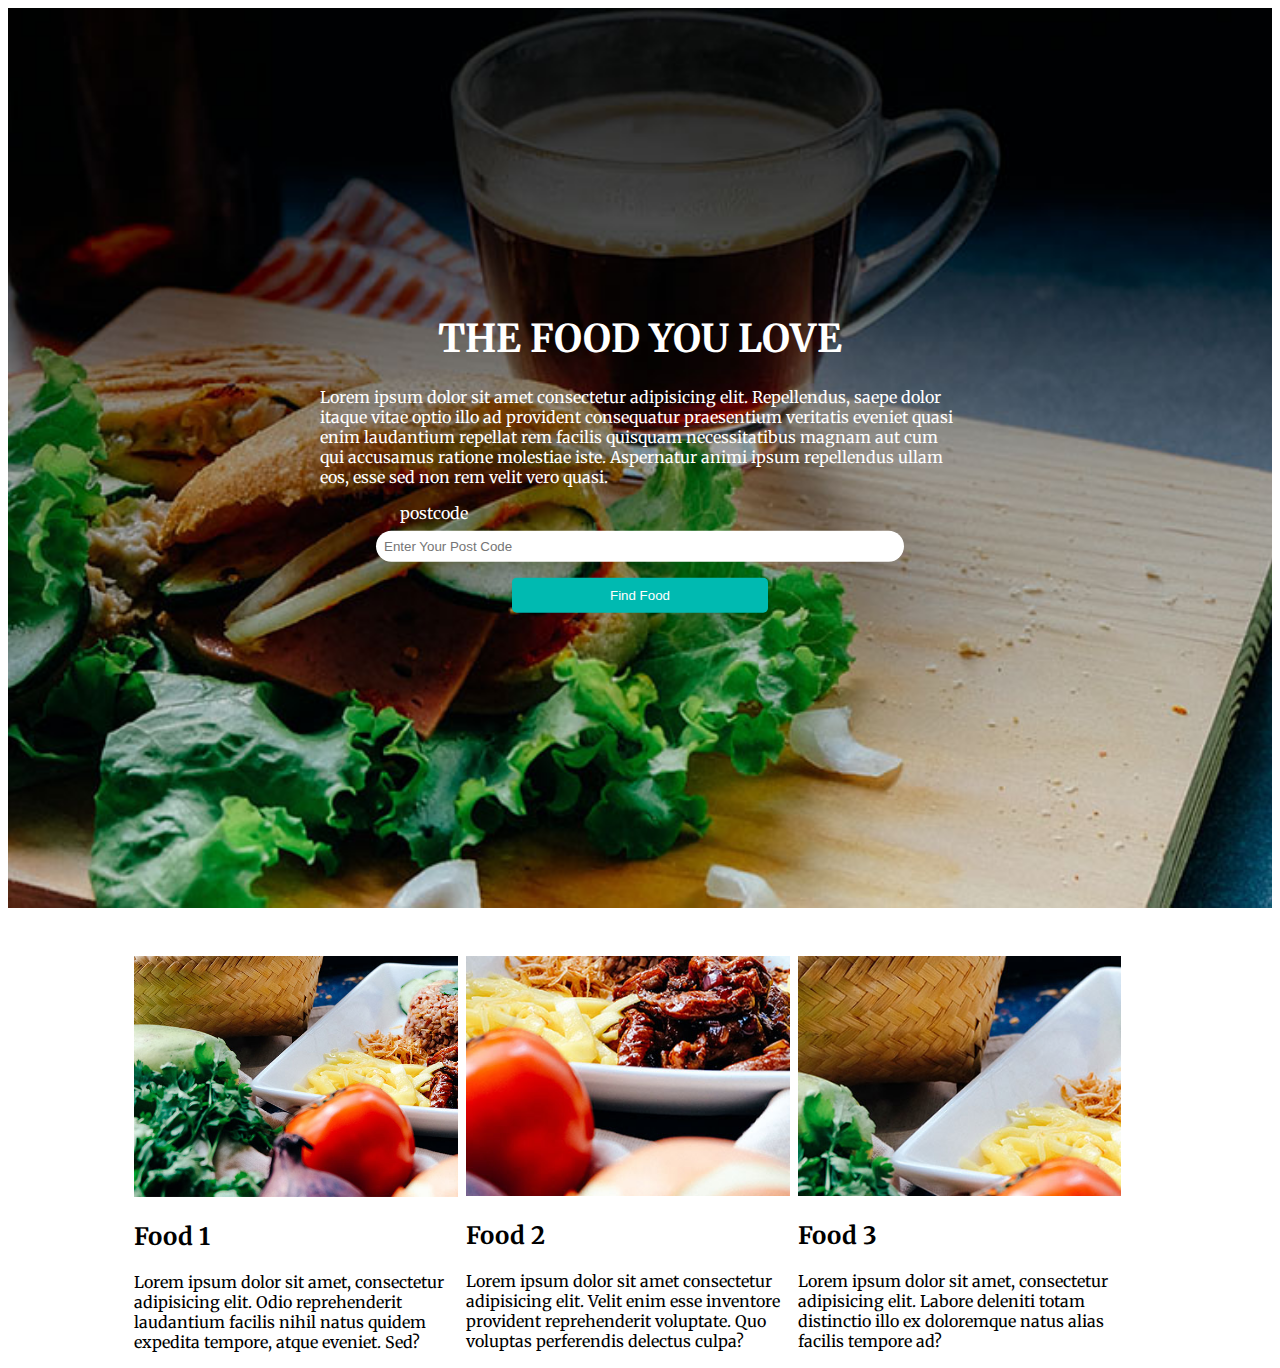
<file: project1/index.html>
<!DOCTYPE html>
<html lang="en">

<head>
  <meta charset="UTF-8" />
  <meta http-equiv="X-UA-Compatible" content="IE=edge" />
  <meta name="viewport" content="width=device-width, initial-scale=1.0" />
  <title>project1</title>
  <link rel="preconnect" href="https://fonts.gstatic.com" />
  <link href="https://fonts.googleapis.com/css2?family=Merriweather&display=swap" rel="stylesheet" />
  <link rel="stylesheet" href="style.css" />
</head>

<body>
  <section class="txt1">
    <div class="txt2">
      <h1>THE FOOD YOU LOVE</h1>
      <p>
        Lorem ipsum dolor sit amet consectetur adipisicing elit. Repellendus,
        saepe dolor itaque vitae optio illo ad provident consequatur
        praesentium veritatis eveniet quasi enim laudantium repellat rem
        facilis quisquam necessitatibus magnam aut cum qui accusamus ratione
        molestiae iste. Aspernatur animi ipsum repellendus ullam eos, esse sed
        non rem velit vero quasi.
      </p>
      <span> postcode </span>
      <form action="" class="txt3">
        <input class="txt4" type="text" placeholder="Enter Your Post Code" />
        <button type="submit">Find Food</button>
      </form>
    </div>
  </section>

  <!-- Product Section  -->
  <section class="items">
    <div class="item">
      <img class="img-responsive" src="img/food1.jpg" alt="" />
      <h2 class="p1">Food 1</h2>
      <p>
        Lorem ipsum dolor sit amet, consectetur adipisicing elit. Odio
        reprehenderit laudantium facilis nihil natus quidem expedita tempore,
        atque eveniet. Sed?
      </p>
    </div>
    <div class="item">
      <img class="img-responsive" src="img/food2.jpg" alt="" />
      <h2 class="p2">Food 2</h2>
      <p>
        Lorem ipsum dolor sit amet consectetur adipisicing elit. Velit enim
        esse inventore provident reprehenderit voluptate. Quo voluptas
        perferendis delectus culpa?
      </p>
    </div>
    <div class="item">
      <img class="img-responsive" src="img/food3.jpg" alt="" />
      <h2 class="p3">Food 3</h2>
      <p>
        Lorem ipsum dolor sit amet, consectetur adipisicing elit. Labore
        deleniti totam distinctio illo ex doloremque natus alias facilis
        tempore ad?
      </p>
    </div>
  </section>
</body>

</html>
</file>
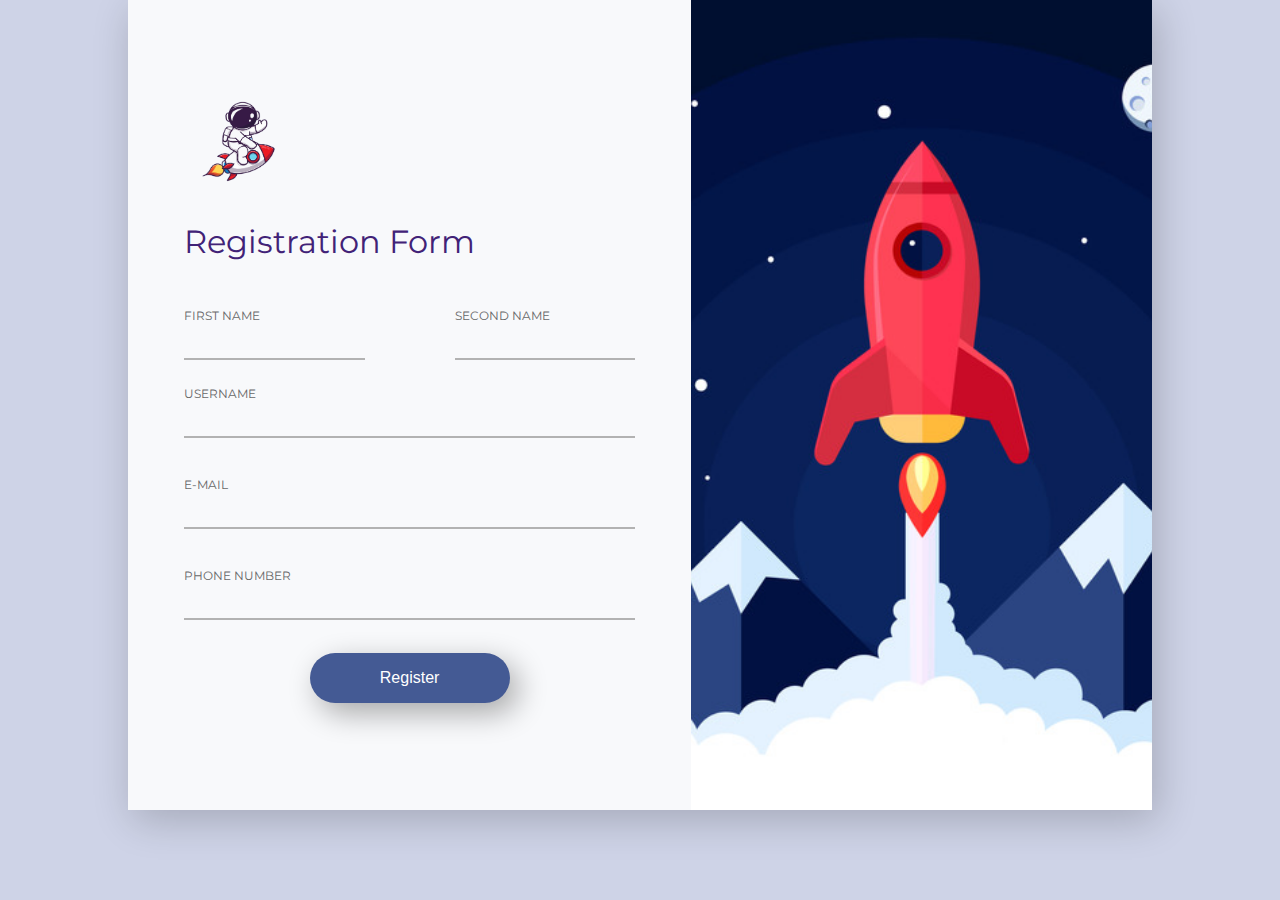
<file: project3/index.html>
<!DOCTYPE html>
<html lang="en">
  <head>
    <meta charset="UTF-8" />
    <meta http-equiv="X-UA-Compatible" content="IE=edge" />
    <meta name="viewport" content="width=device-width, initial-scale=1.0" />
    <title>Registration Form</title>
    <link rel="preconnect" href="https://fonts.gstatic.com" />
    <link
      href="https://fonts.googleapis.com/css2?family=Montserrat:wght@300&display=swap"
      rel="stylesheet"
    />
    <link rel="stylesheet" href="style.css" />
  </head>
  <body>
    <div class="container">
      <div class="form">
        <div class="heading">
          <img class="logo" src="img/logo.png" alt="" />
          <h1>Registration Form</h1>
        </div>
        <!-- Form  -->
        <div class="wrap">
          <div class="f1">
            <label for="">First Name</label>
            <input type="text" />
            <span class="focus-input"></span>
          </div>
          <div class="f2">
            <label for="">Second Name</label>
            <input type="text" />
            <span class="focus-input"></span>
          </div>
        </div>
        <div class="wrap2">
          <label for="">Username</label>
          <input type="text" />
          <span class="focus-input2"></span>
        </div>
        <div class="wrap2">
          <label for="">E-mail</label>
          <input type="text" />
          <span class="focus-input2"></span>
        </div>
        <div class="wrap2">
          <label for="">Phone Number</label>
          <input type="number" />
          <span class="focus-input2"></span>
        </div>
        <button class="btn">Register</button>
      </div>
      <!-- image  -->
      <div class="image">
        <img class="img" src="img/rocket.jpg" alt="" />
      </div>
    </div>
  </body>
</html>
</file>
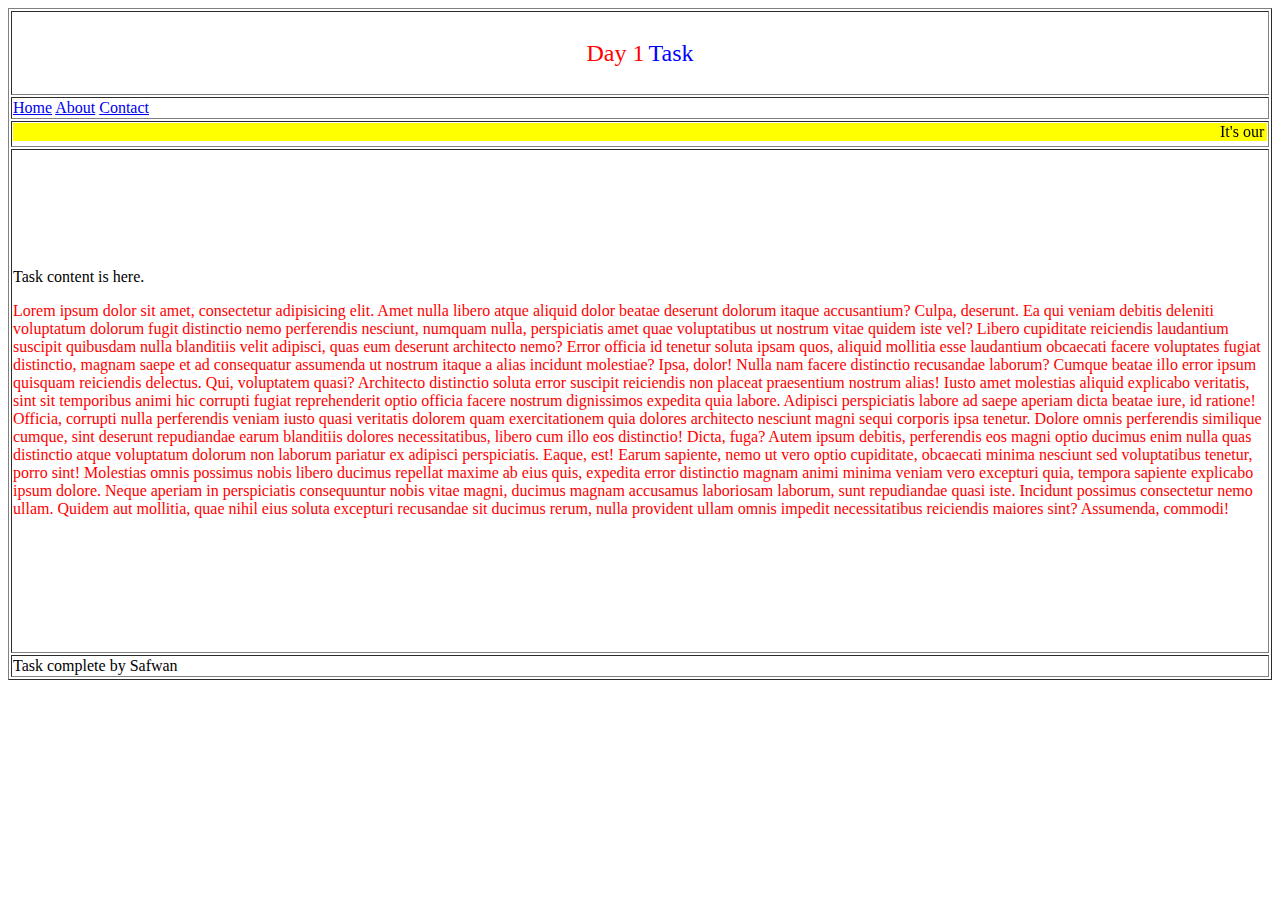
<file: Day1/Day1Task.html>
<!DOCTYPE html>
<html lang="en">
  <head>
    <meta charset="UTF-8" />
    <meta http-equiv="X-UA-Compatible" content="IE=edge" />
    <meta name="viewport" content="width=device-width, initial-scale=1.0" />
    <title>Akash sir Day 1 Task</title>
  </head>
  <body>
    <table border="1" width="100%">
      <tr>
        <td height="80px">
          <center>
            <font size="5" color="red">Day 1</font>
            <font size="5" color="blue">Task</font>
          </center>
        </td>
      </tr>
      <tr>
        <td>
          <a href="homepage.html">Home</a>
          <a href="about.html">About</a>
          <a href="https://github.com/">Contact</a>
        </td>
      </tr>
      <tr>
        <td>
          <marquee behavior="" direction="" bgcolor="yellow" >
            It's our First Day Task</marquee>
        </td>
      </tr>
      <tr>
        <td height="500px">
          Task content is here.
          <font color="red" >

              <p>
                  Lorem ipsum dolor sit amet, consectetur adipisicing elit. Amet nulla
              libero atque aliquid dolor beatae deserunt dolorum itaque
              accusantium? Culpa, deserunt. Ea qui veniam debitis deleniti
              voluptatum dolorum fugit distinctio nemo perferendis nesciunt,
              numquam nulla, perspiciatis amet quae voluptatibus ut nostrum vitae
              quidem iste vel? Libero cupiditate reiciendis laudantium suscipit
              quibusdam nulla blanditiis velit adipisci, quas eum deserunt
              architecto nemo? Error officia id tenetur soluta ipsam quos, aliquid
              mollitia esse laudantium obcaecati facere voluptates fugiat
              distinctio, magnam saepe et ad consequatur assumenda ut nostrum
              itaque a alias incidunt molestiae? Ipsa, dolor! Nulla nam facere
              distinctio recusandae laborum? Cumque beatae illo error ipsum
              quisquam reiciendis delectus. Qui, voluptatem quasi? Architecto
              distinctio soluta error suscipit reiciendis non placeat praesentium
              nostrum alias! Iusto amet molestias aliquid explicabo veritatis,
              sint sit temporibus animi hic corrupti fugiat reprehenderit optio
              officia facere nostrum dignissimos expedita quia labore. Adipisci
              perspiciatis labore ad saepe aperiam dicta beatae iure, id ratione!
              Officia, corrupti nulla perferendis veniam iusto quasi veritatis
              dolorem quam exercitationem quia dolores architecto nesciunt magni
              sequi corporis ipsa tenetur. Dolore omnis perferendis similique
              cumque, sint deserunt repudiandae earum blanditiis dolores
              necessitatibus, libero cum illo eos distinctio! Dicta, fuga? Autem
              ipsum debitis, perferendis eos magni optio ducimus enim nulla quas
              distinctio atque voluptatum dolorum non laborum pariatur ex adipisci
              perspiciatis. Eaque, est! Earum sapiente, nemo ut vero optio
              cupiditate, obcaecati minima nesciunt sed voluptatibus tenetur,
              porro sint! Molestias omnis possimus nobis libero ducimus repellat
              maxime ab eius quis, expedita error distinctio magnam animi minima
              veniam vero excepturi quia, tempora sapiente explicabo ipsum dolore.
              Neque aperiam in perspiciatis consequuntur nobis vitae magni,
              ducimus magnam accusamus laboriosam laborum, sunt repudiandae quasi
              iste. Incidunt possimus consectetur nemo ullam. Quidem aut mollitia,
              quae nihil eius soluta excepturi recusandae sit ducimus rerum, nulla
              provident ullam omnis impedit necessitatibus reiciendis maiores
            sint? Assumenda, commodi!
        </font>
        </p>
    </td>
</tr>
<tr>
    <td>Task complete by Safwan</td>
</tr>
</table>
</body>
</html>
</file>
<file: project1/style.css>
body {
  font-family: "Merriweather", serif;
}

/* utility classes */
.img-responsive {
  max-width: 100%;
}
.txt1 {
  background: url(img/heroimage.jpg) no-repeat;
  background-size: cover;
  height: 100vh;
}

.txt2 {
  color: white;
  position: absolute;
  /* text-align: center; */
  top: 50%;
  left: 50%;
  transform: translate(-50%, -50%);
}
.txt2 h1 {
  font-size: 2.4em;
  text-align: center;
}
.txt2 span {
  margin-left: 5rem;
  display: inline-block;
  margin-bottom: 0.5rem;
}
.txt3 {
  text-align: center;
}

.txt3 .txt4 {
  display: block;
  width: 80%;
  margin-left: auto;
  margin-right: auto;
  border-radius: 2rem;
  padding: 0.6em;
  border: none;
  outline: none;
}

.txt3 button {
  width: 40%;
  display: inline-block;
  text-align: center;
  margin-right: auto;
  margin-left: auto;
  background-color: #00bab1;
  color: white;
  padding: 0.6rem;
  margin-top: 1rem;
  border: none;
  border-radius: 0.3rem;
}

/* product Section  */
.items {
  width: 80%;
  margin-top: 3rem;
  margin-left: auto;
  margin-right: auto;
}

.item {
  float: left;
  width: 32%;
  margin-left: 0.5rem;
}

.item:first-of-type {
  margin-left: 0;
}

@media screen and (max-width: 700px) {
  .item {
    width: 100%;
    float: left;
  }
}
</file>
<file: project3/style.css>
* {
  box-sizing: border-box;
}

body {
  margin: 0;
  padding: 0;
  background-color: #ced3e7;
  font-family: "Montserrat", sans-serif;
}

input {
  outline: none;
  border: none;
}
.heading {
  width: 80%;
}
.logo {
  height: 109px;
  width: 112px;
}
.heading h1 {
  font-size: 2rem;
  font-weight: 400;
  color: #412277;
}
.container {
  width: 80%;
  position: absolute;
  left: 50%;
  right: 50%;
  transform: translate(-50%, 0%);
  height: 90vh;
  background-color: #f8f9fb;
  display: flex;
  box-shadow: 5px 10px 38px rgba(0, 0, 0, 0.2);
}
.form {
  display: flex;
  justify-content: center;
  align-items: center;
  flex-direction: column;
  width: 55%;
}
.image {
  width: 45%;
}
.img {
  width: 100%;
  height: 100%;
  object-fit: cover;
}
.wrap2 {
  width: 80%;
  position: relative;
  border-bottom: 2px solid #b2b2b2;
  margin-bottom: 13px;
}
.wrap {
  display: flex;
  width: 80%;
  justify-content: center;
}
.f1 {
  border-bottom: 2px solid #b2b2b2;
  width: 40%;
  position: relative;
}
.f2 {
  border-bottom: 2px solid #b2b2b2;
  margin-left: auto;
  width: 40%;
  position: relative;
}
label {
  font-size: 12px;
  color: #676768;
  line-height: 1.5;
  text-transform: uppercase;
  display: flex;
  align-items: center;
  width: 80%;
  min-height: 25px;
  border-bottom: none;
  padding: 15px 0px;
  margin-top: 10px;
  margin-bottom: 0px;
  padding-bottom: 2px;
}
input {
  display: block;
  width: 100%;
  font-size: 18px;
  background: transparent;
  color: black;
  font-weight: 500;
  padding: 5px 5px;
}
/* Button  */
.btn {
  margin-top: 20px;
  width: 200px;
  height: 50px;
  border-radius: 40px;
  outline: none;
  font-weight: 500;
  font-size: 1rem;
  border: none;
  background: #445a94;
  color: #fff;
  margin-bottom: 20px;
  padding: 12px;
  box-shadow: 8px 10px 30px rgba(0, 0, 0, 0.329);
  transition: 0.4s;
}
.btn:hover {
  background: #4b2888;
  color: #fff;
}
/* Input animation-span */

.focus-input {
  position: absolute;
  display: block;
  width: 100%;
  height: 100%;
  left: 0;
  top: 0;
  pointer-events: none;
}
.focus-input::before {
  content: "";
  display: block;
  position: absolute;
  bottom: -1px;
  left: 0;
  width: 0;
  height: 2px;
  transition: 0.6s;
  background: #412277;
}
input:focus + .focus-input::before {
  width: 100%;
}
.has-val.input + .focus-input::before {
  width: 100%;
}
.focus-input2 {
  position: absolute;
  display: block;
  width: 100%;
  height: 100%;
  left: 0;
  top: 0;
  pointer-events: none;
}
.focus-input2::before {
  content: "";
  display: block;
  position: absolute;
  bottom: -1px;
  left: 0;
  width: 0;
  height: 2px;
  transition: 0.6s;
  background: #412277;
}
input:focus + .focus-input2::before {
  width: 100%;
}
.has-val.input + .focus-input2::before {
  width: 100%;
}
input[type="number"] {
  overflow: hidden;
}
</file>
